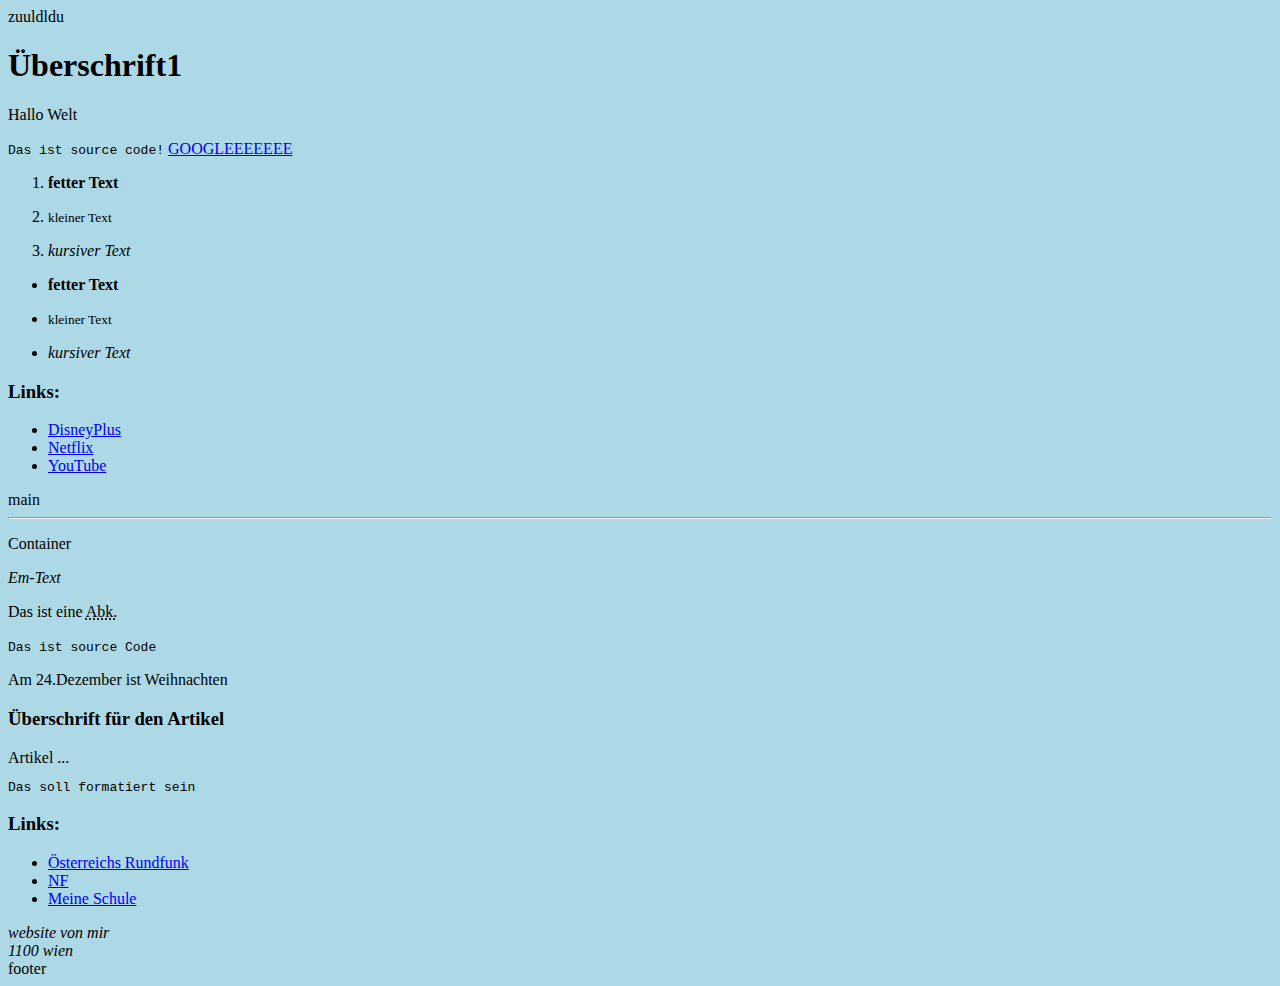
<file: 2024-09-17/index.html>
<!DOCTYPE html>
<html lang="en">

<head>
    <meta charset="UTF-8">
    <meta name="viewport" content="width=device-width, initial-scale=1.0">
    <title>Website1</title>
    <link rel="stylesheet" href="style.css">
</head>

<body>
    <header>zuuldldu</header>
    <h1>Überschrift1</h1>
    <p>Hallo Welt</p>
    <code>Das ist source code!</code>
    <a href="https://www.google.at/">GOOGLEEEEEEE</a>
    <ol>
        <li>
            <p><strong>fetter Text</strong></p>
        </li>
        <li>
            <p><small>kleiner Text</small></p>
        </li>
        <li>
            <p><cite>kursiver Text</cite></p>
        </li>

    </ol>
    <ul>
        <li>
            <p><strong>fetter Text</strong></p>
        </li>
        <li>
            <p><small>kleiner Text</small></p>
        </li>
        <li>
            <p><cite>kursiver Text</cite></p>
        </li>
    </ul>
    <nav>
        <h3>Links:</h3>
        <ul>
            <li><a href="https://www.disneyplus.com">DisneyPlus</a></li>
            <li><a href="https://netflix.com">Netflix</a></li>
            <li><a href="https://www.youtube.com/">YouTube</a></li>
        </ul>
    </nav>


    <main>main</main>

    <hr>
    <div>
        <p>Container</p>
    </div>

    <em>Em-Text</em>
    <p>Das ist eine <abbr title="Abkürzung">Abk.</abbr></p>
    <code>Das ist source Code</code>
    <p>Am <time datetime="2024-09-23">24.Dezember</time> ist Weihnachten</p>
    <aside>
        <article>
            <h3>Überschrift für den Artikel</h3> Artikel ...
        </article>
    </aside>
    <pre>Das soll formatiert sein</pre>
    <h3>Links:</h3>
    <ul>
        <li><a href="https://orf.at/">Österreichs Rundfunk</a></li>
        <li><a href="https://netflix.com/">NF</a></li>
        <li><a href="https://spengergasse.at/">Meine Schule</a></li>
    </ul>
    <address>website von mir <br> 1100 wien <br>
    </address>
    <footer>footer</footer>
</body>

</html>
</file>
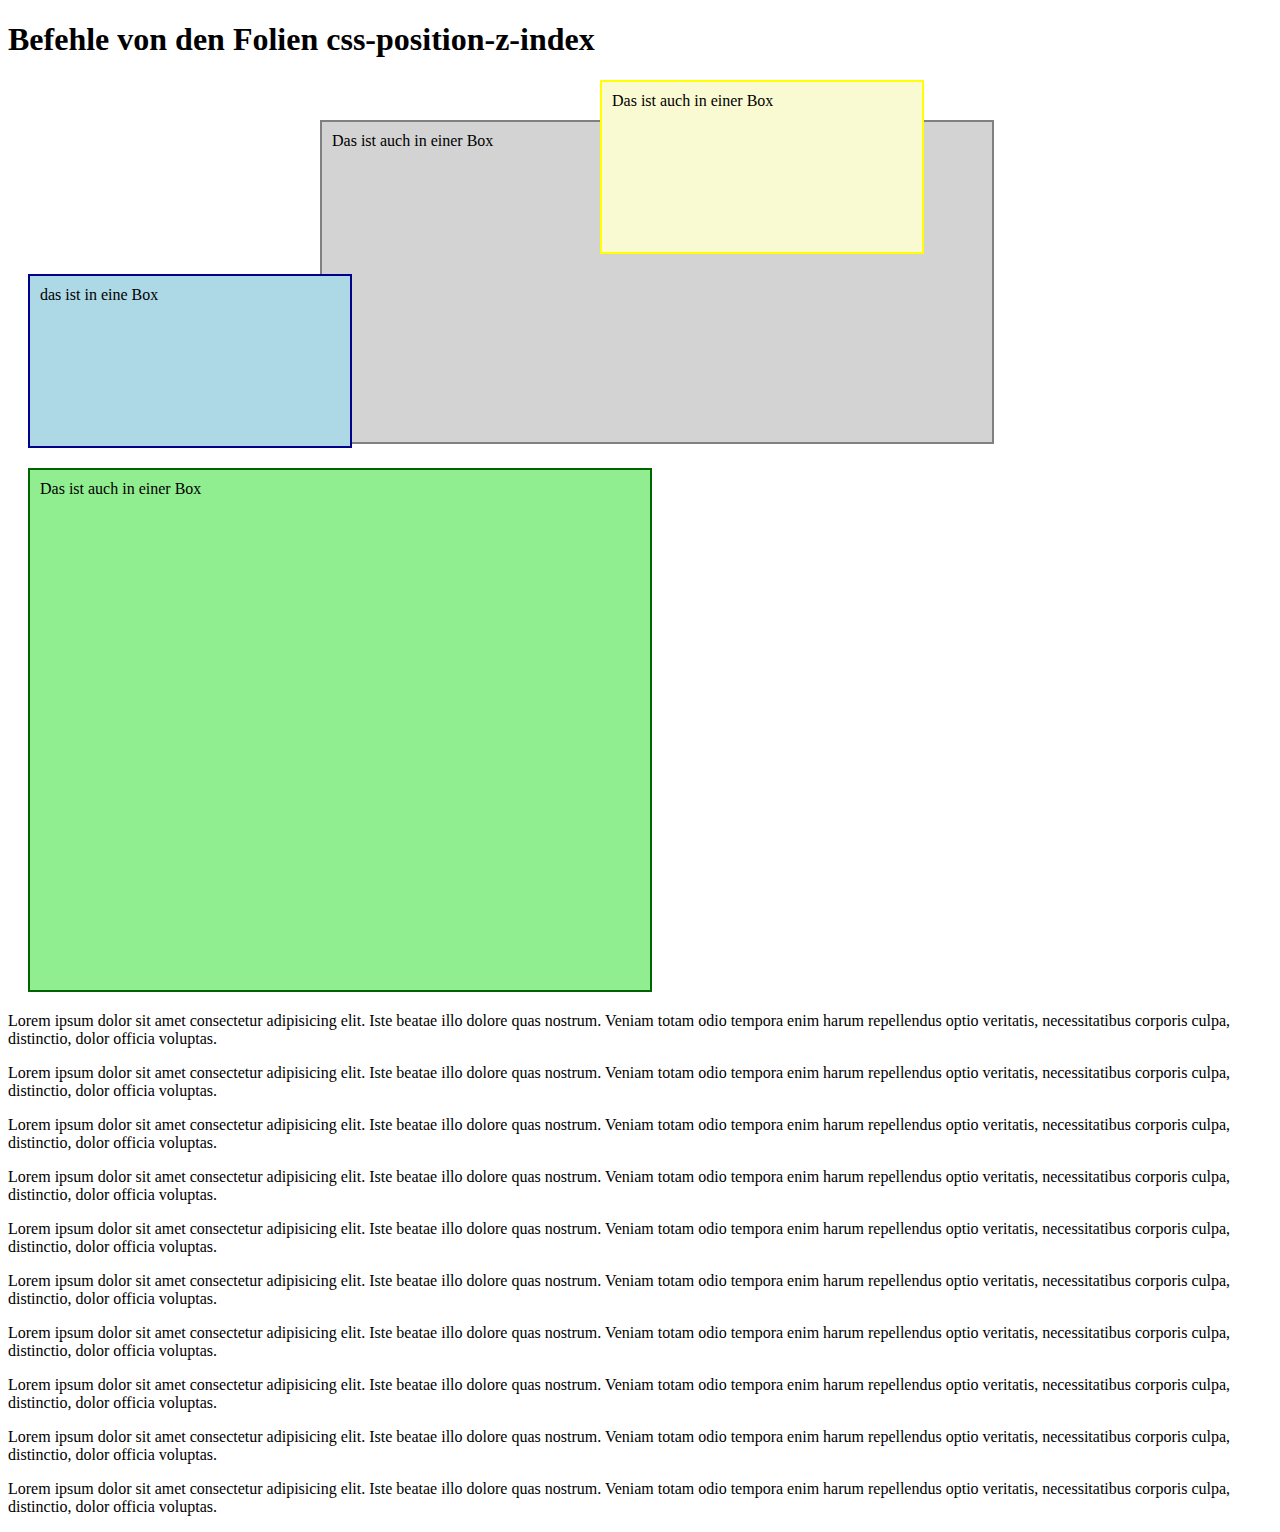
<file: 2024-09-24-position/index.html>
<!DOCTYPE html>
<html lang="en">

<head>
    <meta charset="UTF-8">
    <meta name="viewport" content="width=device-width, initial-scale=1.0">
    <title>Website_positions</title>
    <link rel="stylesheet" href="css/style.css">
</head>

<body>
    <h1>Befehle von den Folien css-position-z-index</h1>
    <div id="sticky">Das ist auch in einer Box</div>
    <div>das ist in eine Box</div>
    <div id="relative">Das ist auch in einer Box</div>
    <div id="absolute">Das ist auch in einer Box</div>

    <p>Lorem ipsum dolor sit amet consectetur adipisicing elit. Iste beatae illo dolore quas nostrum. Veniam totam odio
        tempora enim harum repellendus optio veritatis, necessitatibus corporis culpa, distinctio, dolor officia
        voluptas.</p>
    <p>Lorem ipsum dolor sit amet consectetur adipisicing elit. Iste beatae illo dolore quas nostrum. Veniam totam odio
        tempora enim harum repellendus optio veritatis, necessitatibus corporis culpa, distinctio, dolor officia
        voluptas.</p>
    <p>Lorem ipsum dolor sit amet consectetur adipisicing elit. Iste beatae illo dolore quas nostrum. Veniam totam odio
        tempora enim harum repellendus optio veritatis, necessitatibus corporis culpa, distinctio, dolor officia
        voluptas.</p>
    <p>Lorem ipsum dolor sit amet consectetur adipisicing elit. Iste beatae illo dolore quas nostrum. Veniam totam odio
        tempora enim harum repellendus optio veritatis, necessitatibus corporis culpa, distinctio, dolor officia
        voluptas.</p>
    <p>Lorem ipsum dolor sit amet consectetur adipisicing elit. Iste beatae illo dolore quas nostrum. Veniam totam odio
        tempora enim harum repellendus optio veritatis, necessitatibus corporis culpa, distinctio, dolor officia
        voluptas.</p>
    <p>Lorem ipsum dolor sit amet consectetur adipisicing elit. Iste beatae illo dolore quas nostrum. Veniam totam odio
        tempora enim harum repellendus optio veritatis, necessitatibus corporis culpa, distinctio, dolor officia
        voluptas.</p>
    <p>Lorem ipsum dolor sit amet consectetur adipisicing elit. Iste beatae illo dolore quas nostrum. Veniam totam odio
        tempora enim harum repellendus optio veritatis, necessitatibus corporis culpa, distinctio, dolor officia
        voluptas.</p>
    <p>Lorem ipsum dolor sit amet consectetur adipisicing elit. Iste beatae illo dolore quas nostrum. Veniam totam odio
        tempora enim harum repellendus optio veritatis, necessitatibus corporis culpa, distinctio, dolor officia
        voluptas.</p>
    <p>Lorem ipsum dolor sit amet consectetur adipisicing elit. Iste beatae illo dolore quas nostrum. Veniam totam odio
        tempora enim harum repellendus optio veritatis, necessitatibus corporis culpa, distinctio, dolor officia
        voluptas.</p>
    <p>Lorem ipsum dolor sit amet consectetur adipisicing elit. Iste beatae illo dolore quas nostrum. Veniam totam odio
        tempora enim harum repellendus optio veritatis, necessitatibus corporis culpa, distinctio, dolor officia
        voluptas.</p>



</body>

</html>
</file>
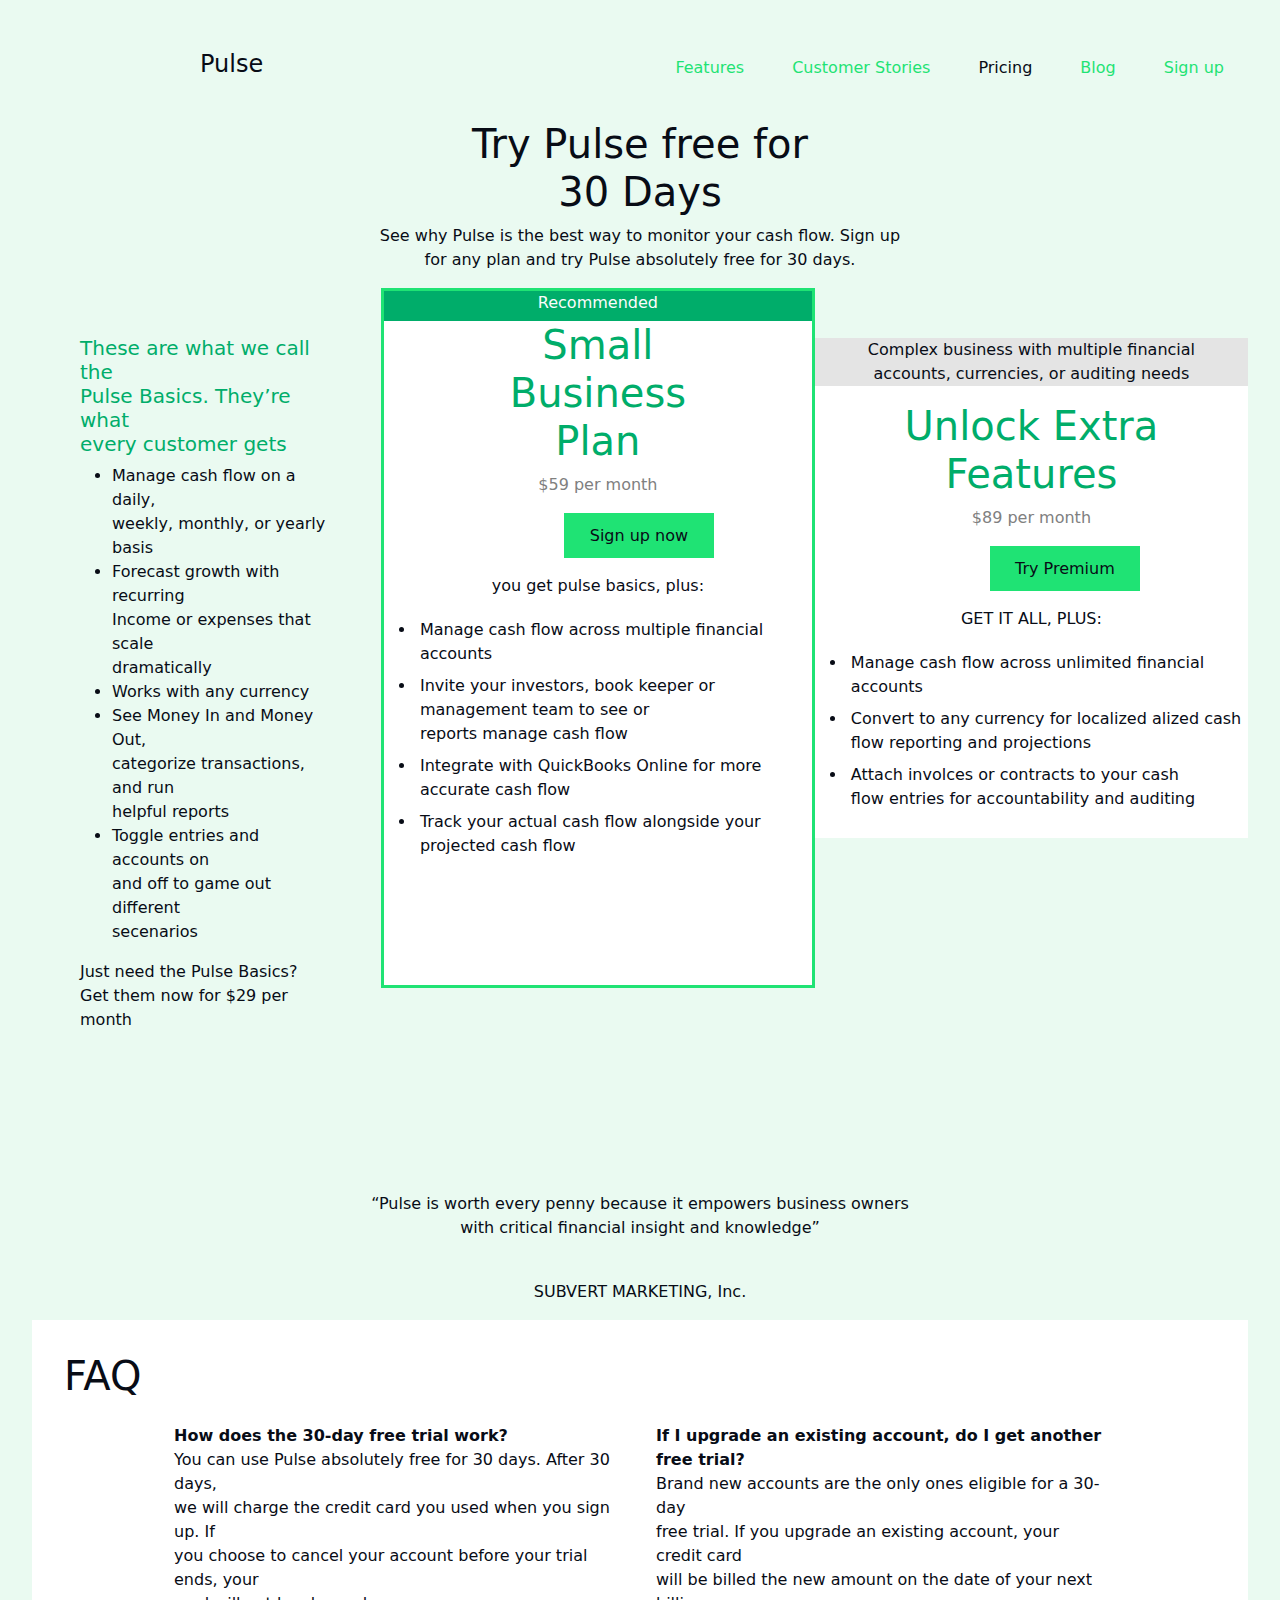
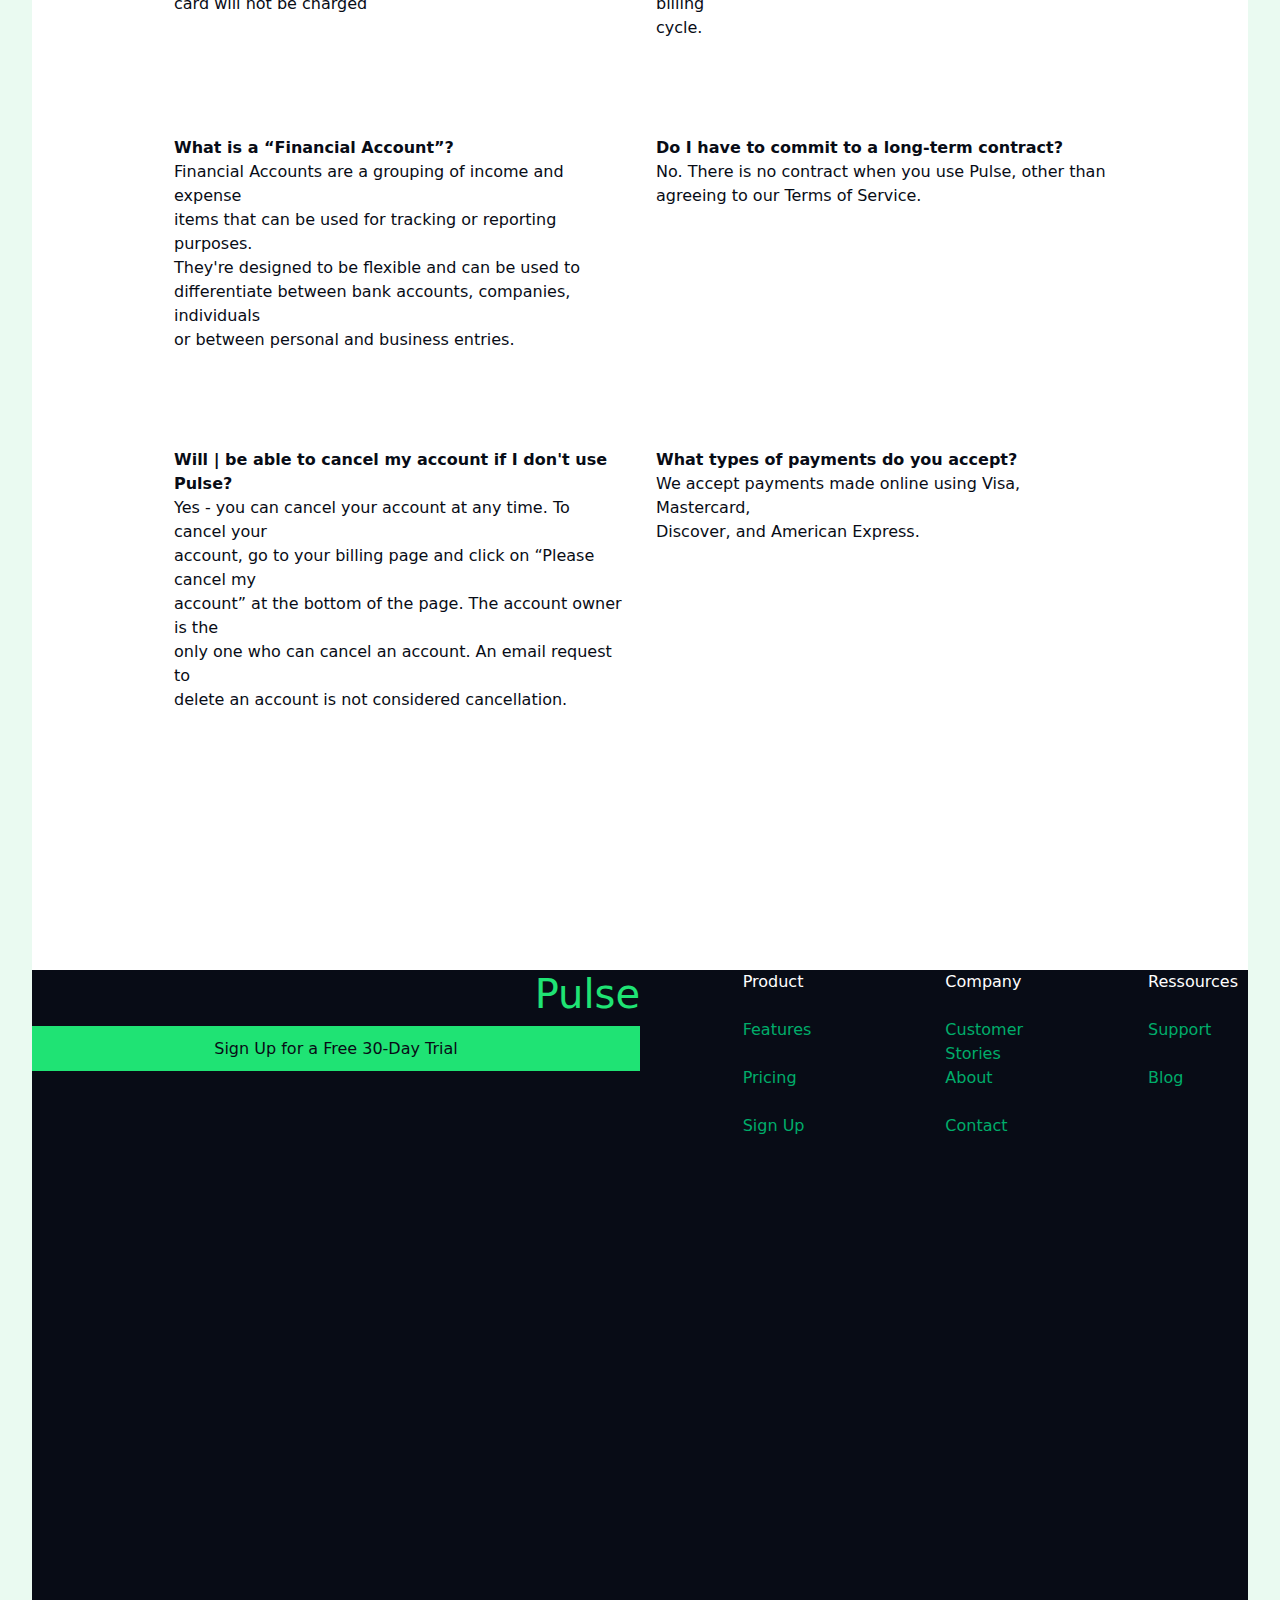
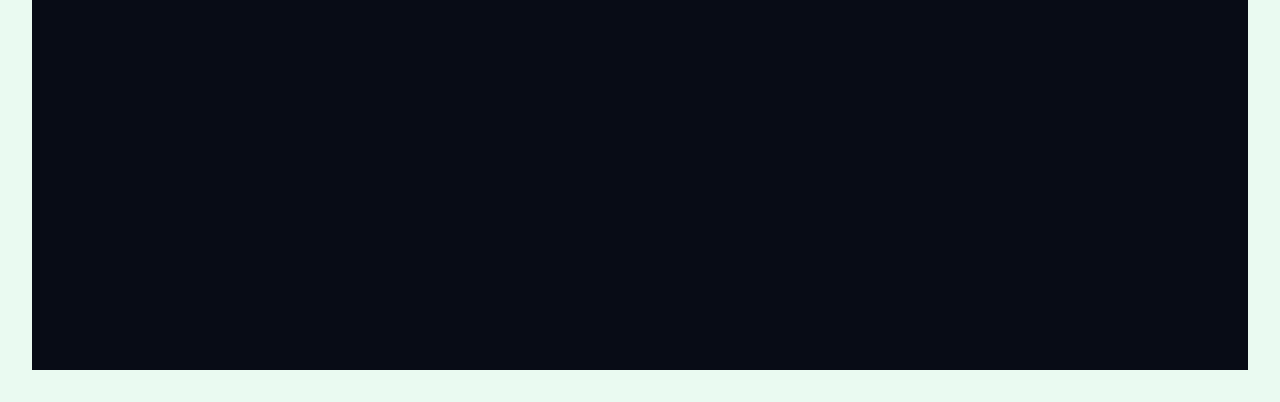
<file: 2024-11-05_PLÜ/index.html>
<!DOCTYPE html>
<html lang="en">

<head>
    <meta charset="UTF-8">
    <meta name="viewport"
          content="width=device-width, initial-scale=1.0">
    <title>PLF Nachbau einer Website</title>
    <link href="https://cdn.jsdelivr.net/npm/bootstrap@5.3.3/dist/css/bootstrap.min.css" rel="stylesheet" integrity="sha384-QWTKZyjpPEjISv5WaRU9OFeRpok6YctnYmDr5pNlyT2bRjXh0JMhjY6hW+ALEwIH" crossorigin="anonymous">
    <script src="https://cdn.jsdelivr.net/npm/bootstrap@5.3.3/dist/js/bootstrap.bundle.min.js" integrity="sha384-YvpcrYf0tY3lHB60NNkmXc5s9fDVZLESaAA55NDzOxhy9GkcIdslK1eN7N6jIeHz" crossorigin="anonymous"></script>
    <link rel="stylesheet"
          href="styles.css">
</head>
<body>
    <header>
        <div class="Container">
            <div class="Logo">
                <h4>Pulse</h4>
            </div>
            <nav>
                <ul class="Oben" tabindex="-1">
                    <li><p class="p-4">Features</p></li>
                    <li><p class="p-4">Customer Stories</p></li>
                    <li><p class="p-4" id="active">Pricing</p></li>
                    <li><p class="p-4">Blog</p></li>
                    <li><p class="p-4" id="rahmen">Sign up</p></li>
                </ul>
            </nav>
        </div>
    </header>
    <div class="Container2">
        <h1 class="text-center">Try Pulse free for<br>
            30 Days
        </h1>
        <p class="text-center">See why Pulse is the best way to monitor your cash flow. Sign up<br>
            for any plan and try Pulse absolutely free for 30 days.</p>
        <div class="Mitte">
            <div class="Links p-5">
                <h5>These are what we call the<br> Pulse Basics. They’re what<br> every customer gets</h5>
                <ul>
                    <li>Manage cash flow on a daily,<br> weekly, monthly, or yearly basis</li>
                    <li>Forecast growth with recurring<br> Income or expenses that scale<br> dramatically</li>
                    <li>Works with any currency</li>
                    <li>See Money In and Money Out,<br> categorize transactions, and run<br>
                        helpful reports</li>
                    <li>Toggle entries and accounts on<br> and off to game out different<br> secenarios</li>
                </ul>
                <p>Just need the Pulse Basics?<br>
                    Get them now for $29 per month</p>
            </div>
            <div class="Subscription">
                <div class="text-center" id="Recommended">
                    <p>Recommended</p>
                </div>
                <h1 class="text-center">Small<br>Business<br>Plan
                </h1>
                    <p class="text-center" id="grau1">$59 per month</p>
                    <p id="Knopf">Sign up now</p>
                    <p class="text-center">you get pulse basics, plus:</p>
                    <ul>
                        <li class="p-1">Manage cash flow across multiple financial<br> accounts</li>
                        <li class="p-1">Invite your investors, book keeper or<br> management team to see or<br> reports manage cash flow</li>
                        <li class="p-1">Integrate with QuickBooks Online for more<br> accurate cash flow</li>
                        <li class="p-1">Track your actual cash flow alongside your<br> projected cash flow</li>
                    </ul>                
            </div>
            <div class="Rechts">
                <p class="grau3 text-center">Complex business with multiple financial<br>
                accounts, currencies, or auditing needs</p>
                <h1 class="text-center" >Unlock Extra <br> Features</h1>
                <p class="text-center" id="grau2">$89 per month</p>
                <p id="Knopf2">Try Premium</p>
                <p class="text-center">GET IT ALL, PLUS:</p>
                    <ul>
                        <li class="p-1">Manage cash flow across unlimited financial<br> accounts</li>
                        <li class="p-1">Convert to any currency for localized alized cash<br> flow reporting and projections</li>
                        <li class="p-1"> Attach involces or contracts to your cash<br> flow entries for accountability and auditing</li>
                    </ul>   
            </div>
        </div>
        <br>
        <br>
        <br>
        <br>
        <p class="text-center">“Pulse is worth every penny because it empowers business owners<br> with critical financial insight and knowledge”</p>
        <br>
        <p class="text-center" id="Gruen">SUBVERT MARKETING, Inc.</p>
    </div>
    <div class="Container3">
        <h1>FAQ</h1>
        <div class="grid-container">
            <div class="Sache1 m-3">
                <strong>How does the 30-day free trial work?</strong>
                <p>You can use Pulse absolutely free for 30 days. After 30 days,<br>
                    we will charge the credit card you used when you  sign up. If<br>
                    you choose to cancel your account before your trial ends, your<br>
                    card will not be charged</p>
            </div>
            <div class="Sache2 m-3">
                <strong>What is a “Financial Account”?</strong>
                <p>Financial Accounts are a grouping of income and expense<br>
                    items that can be used for tracking or reporting purposes.<br>
                    
                    They're designed to be flexible and can be used to<br>
                    differentiate between bank accounts, companies, individuals<br>
                    or between personal and business entries.<br>
                    </p>
            </div>
            <div class="Sache3 m-3">
                <strong>Will | be able to cancel my account if I don't use Pulse?</strong>
                <p>Yes - you can cancel your account at any time. To cancel your<br>
                    account, go to your billing page and click on “Please cancel my<br>
                    account” at the bottom of the page. The account owner is the<br>
                    only one who can cancel an account. An email request to<br>
                    delete an account is not considered cancellation.</p>
            </div>
            <div class="Sache4 m-3">
                <strong>If I upgrade an existing account, do I get another free trial?</strong>
                <p>Brand new accounts are the only ones eligible for a 30-day<br>
                    free trial. If you upgrade an existing account, your credit card<br>
                    will be billed the new amount on the date of your next billing<br>
                    cycle.</p>
            </div>
            <div class="Sache5 m-3">
                <strong>Do I have to commit to a long-term contract?</strong>
                <p>No. There is no contract when you use Pulse, other than<br>
                    agreeing to our Terms of Service.</p>
            </div>
            <div class="Sache6 m-3">
                <strong>What types of payments do you accept?</strong>
                <p>We accept payments made online using Visa, Mastercard,<br>
                    Discover, and American Express.</p>
            </div>
        </div>
    </div>
    <footer>
        <div class="Container4">
            <div class="Linkes">
                <h1 class="Schrift">Pulse</h1>
                <p id="Knopf3" class="p-2">Sign Up for a Free 30-Day Trial</p>
            </div>
            <div class="Rechtes">
                <div class="grid-container2">
                    <div class="Product">Product</div>
                    <div class="Features">Company</div>
                    <div class="Pricing">Ressources</div>
                    <div class="Sign_Up">Features</div>
                    <div class="Company">Customer Stories</div>
                    <div class="Customer_Stories">Support</div>
                    <div class="About">Pricing</div>
                    <div class="Contact">About</div>
                    <div class="Ressources">Blog</div>
                    <div class="Support">Sign Up</div>
                    <div class="Blog">Contact</div>
                </div>
            </div>
        </div>
    </footer>
    
</body>

</html>
</file>
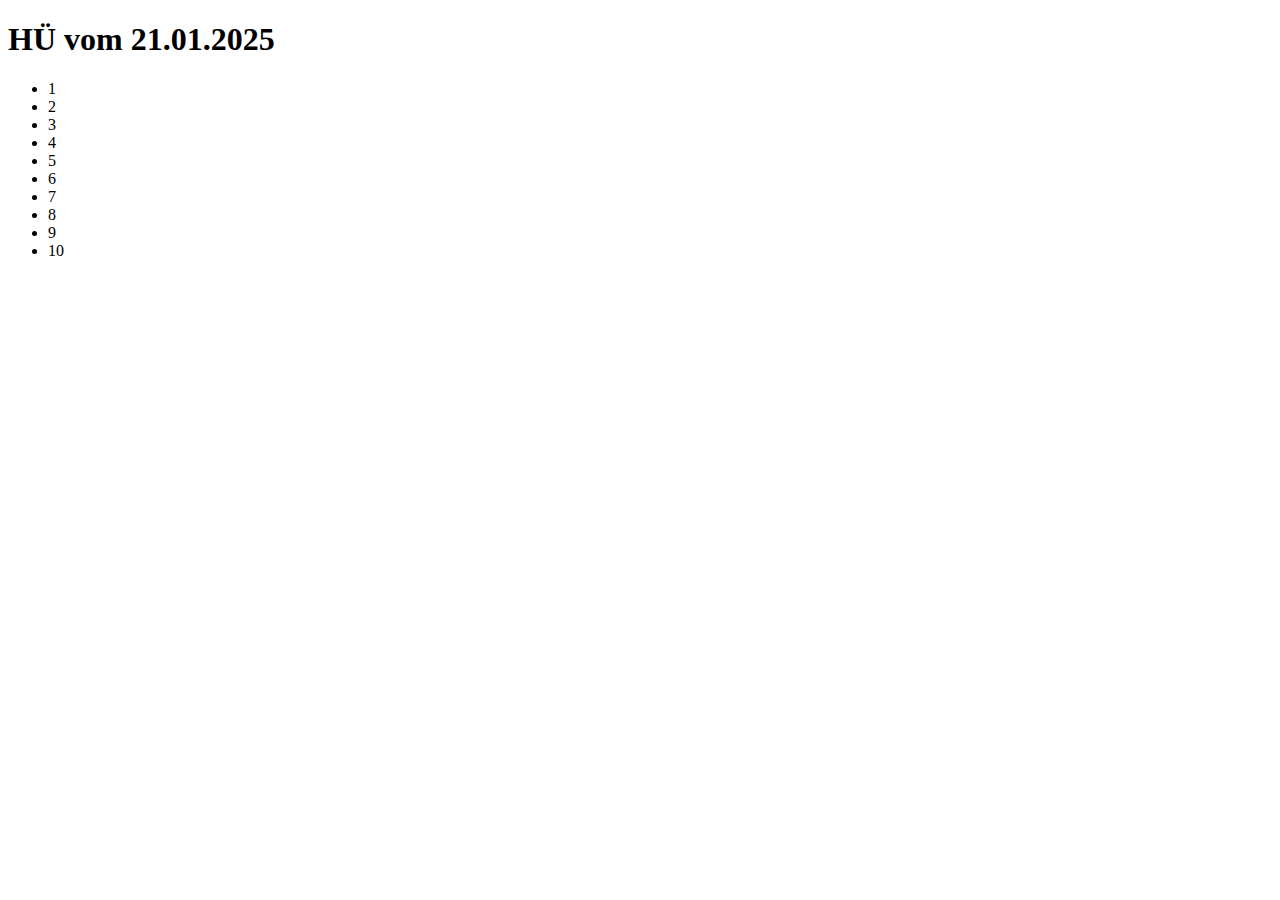
<file: 2025-01-21/index.html>
<!DOCTYPE html>
<html lang="en">
<head>
    <meta charset="UTF-8">
    <meta name="viewport" content="width=device-width, initial-scale=1.0">
    <title>JS</title>
    <script src="script.js" defer></script>
</head>
<body>
    <h1>HÜ vom 21.01.2025</h1>
    <ul id="liste">
    </ul>
</body>
</html>
</file>
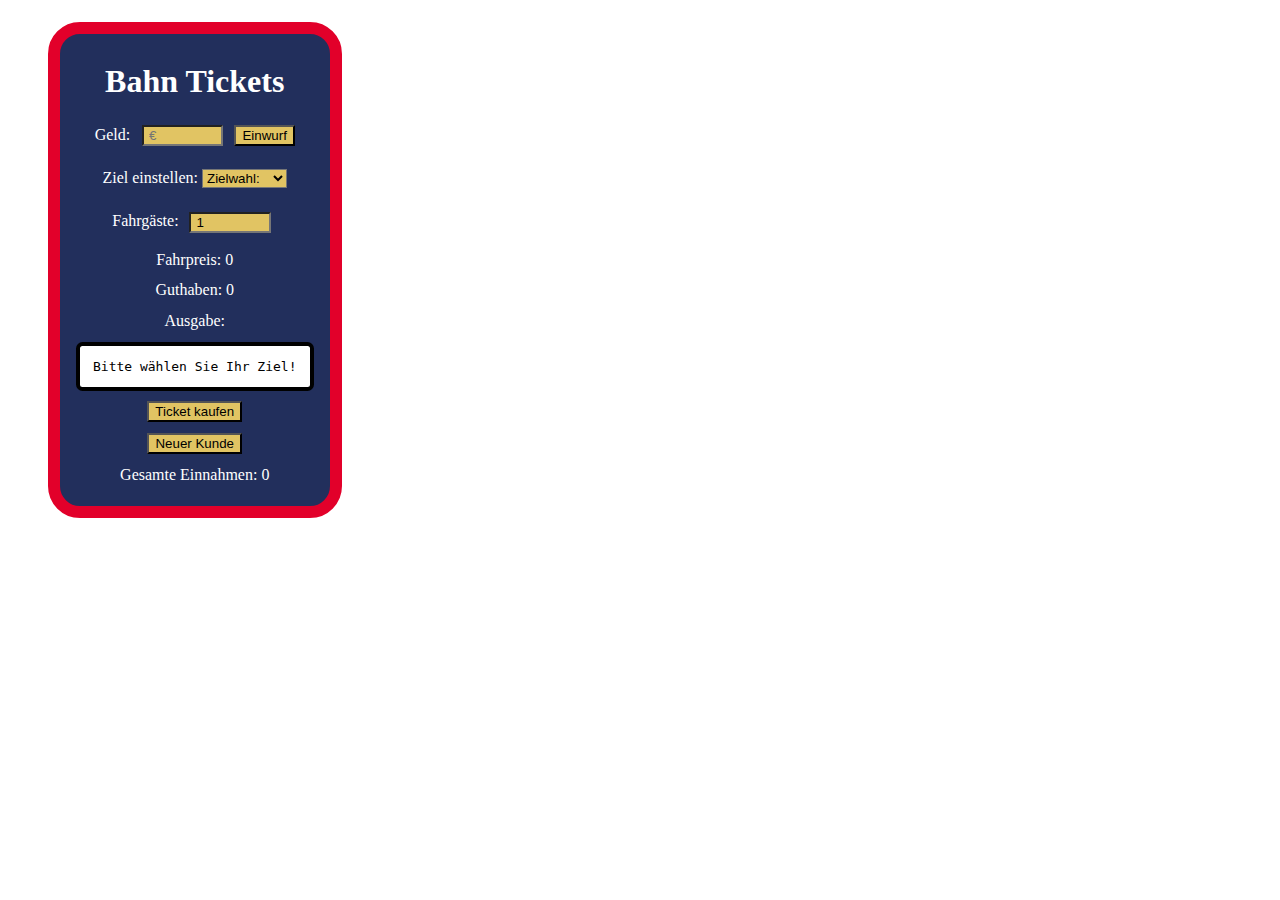
<file: 2025-03-18/index.html>
<!DOCTYPE html>
<html lang="en">

<head>
    <meta charset="UTF-8">
    <meta name="viewport" content="width=device-width, initial-scale=1.0">
    <title>ÖBB Tickets</title>
    <script src="app.js" defer></script>
    <link rel="stylesheet" href="style.css">
    <link rel="icon" href="favicon.ico" type="image/x-icon">
</head>

<body>
    <main>
        <h1>Bahn Tickets</h1>
        <div class="einwurfDiv">
            <p>Geld: </p>
            <input type="number" id="einwerfenBetrag" placeholder="€" />
            <button type="button" id="einwerfenButton">Einwurf</button>
        </div>
        <label>Ziel einstellen:
            <select id="ziel" name="ziel">
                <!-- Folgende Ziele werden per Javascript ersetzt (hierher gerendert):  -->
                <option value="Ziel1">Ziel1</option>
                <option value="Ziel2">Ziel2</option>
            </select>
        </label>
        <label>Fahrgäste:
            <input type="number" id="anzahlPersonen" value="1" min="1" max="10" />
        </label>
        <label>Fahrpreis:
            <span id="fahrpreis">-</span>
        </label>
        <label>Guthaben:
            <span id="guthaben">0</span>
        </label>
        <span>Ausgabe:</span>
        <pre id="ticketAusgabe">
    Noch keine Ausgabe
  </pre>
        <button id="ticketKaufen">Ticket kaufen</button>
        <button type="reset" id="reset">Neuer Kunde</button>
        <label>Gesamte Einnahmen:
            <span id="einnahmen">0</span>
        </label>
    </main>
</body>

</html>
</file>
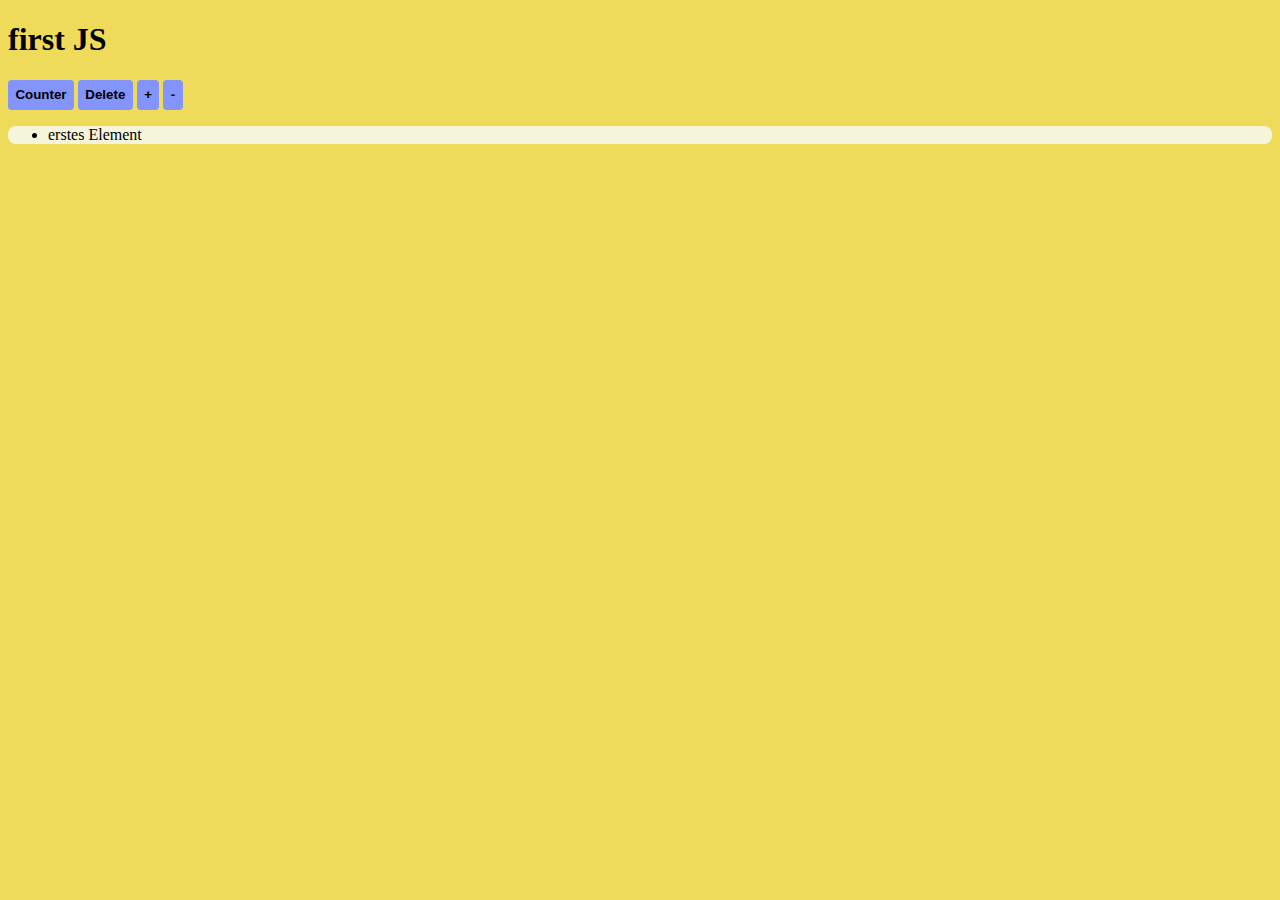
<file: 2025-02-11/SWP_HÜ.html>
<!DOCTYPE html>
<html lang="en">

<head>
    <meta charset="UTF-8">
    <meta name="viewport" content="width=device-width, initial-scale=1.0">
    <title>JS</title>
    <link rel="stylesheet" href="style.css">
</head>

<body>
    <h1>first JS</h1>
    <button id="counter">Counter</button>
    <button id="delete">Delete</button>
    <button id="plus">+</button>
    <button id="minus" onClick="x--">-</button>
    <ul>
        <li>erstes Element</li>
    </ul>
</body>
<script src="script.js"></script>

</html>
</file>
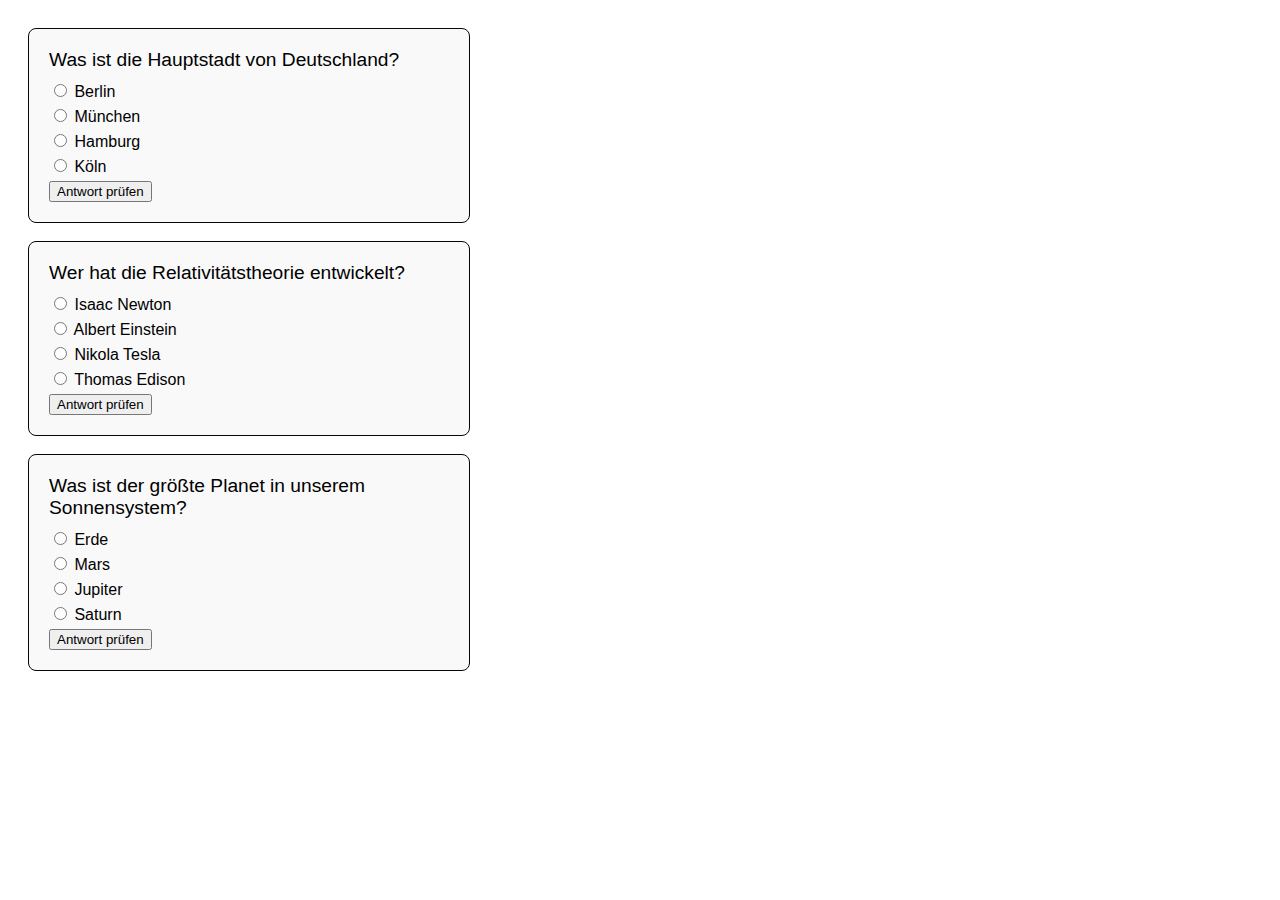
<file: 2025-04-01/Html/HÜ.html>
<!DOCTYPE html>
<html lang="de">
<head>
    <meta charset="UTF-8">
    <meta name="viewport" content="width=device-width, initial-scale=1.0">
    <title>Quiz</title>
    <link rel="stylesheet" href="style.css">
</head>
<body>

  <div class="quiz-container">
    <div class="question">Was ist die Hauptstadt von Deutschland?</div>
    <div class="option"><input type="radio" name="frage1"> Berlin</div>
    <div class="option"><input type="radio" name="frage1"> München</div>
    <div class="option"><input type="radio" name="frage1"> Hamburg</div>
    <div class="option"><input type="radio" name="frage1"> Köln</div>

    <button>Antwort prüfen</button>
  </div>
  <br>
  <div class="quiz-container">
    <div class="question">Wer hat die Relativitätstheorie entwickelt?</div>
    <div class="option"><input type="radio" name="frage1"> Isaac Newton</div>
    <div class="option"><input type="radio" name="frage1"> Albert Einstein</div>
    <div class="option"><input type="radio" name="frage1"> Nikola Tesla</div>
    <div class="option"><input type="radio" name="frage1"> Thomas Edison</div>

    <button>Antwort prüfen</button>
  </div>
  <br>
  <div class="quiz-container">
    <div class="question">Was ist der größte Planet in unserem Sonnensystem?</div>
    <div class="option"><input type="radio" name="frage1"> Erde</div>
    <div class="option"><input type="radio" name="frage1"> Mars</div>
    <div class="option"><input type="radio" name="frage1"> Jupiter</div>
    <div class="option"><input type="radio" name="frage1"> Saturn</div>

    <button>Antwort prüfen</button>
  </div>

</body>
</html>
</file>
<file: 2024-09-17/style.css>
body {
    background-color: lightblue;
}
</file>
<file: 2024-09-24-position/css/style.css>
div {
    position: static;
    width: 300px;
    height: 150px;
    background-color: lightblue;
    border: 2px solid darkblue;
    margin: 20px;
    padding: 10px;
}

#relative {
    position: relative;
    width: 600px;
    height: 500px;
    background-color: lightgreen;
    border: 2px solid darkgreen;
    margin: 20px;
    padding: 10px;
}

#absolute {
    position: absolute;
    width: 650px;
    height: 300px;
    background-color: lightgrey;
    border: 2px solid grey;
    margin: 20px;
    padding: 10px;
    top: 100px;
    left: 300px;
}

div {
    position: static;
    z-index: 50;
}

#absolute {
    position: absolute;
    z-index: -10;
}

#sticky {
    position: sticky;
    background-color: lightgoldenrodyellow;
    border: 2px solid yellow;
    margin: 20px;
    padding: 10px;
    top: 50px;
    left: 600px;
    z-index: 1000;
}
</file>
<file: 2024-11-05_PLÜ/styles.css>
:root {
    --color-primary: #00ad6a;
    --color-secondary: #eafaf1;
    --color-accent: #1fe374;
    --color-dark: #080c16;
    --color-light: #d6dae5;
    --color-background: #fcfcfc;
}

body {
    color: var(--color-dark);
    background: var(--color-background);
    background-color: #eafaf1;
    padding: 2rem;
}
.Container{
    max-width: 1500px;
}
.Oben{
    display: flex;
    flex-wrap: nowrap;
    max-width: 1500px;
    justify-content: flex-end;
    margin: 0;
    list-style-type: none;
}
.Oben a{
    display: inline-block;
    color: #1fe374;
    cursor: pointer;
    height: 18px;
    text-decoration: none;
}
a:hover{
    text-decoration-color: lightgrey;
    color: lightgrey;
  }
.Oben p{
    color: #1fe374;
}
#active{
    color: #080c16;
}
#rahmen:hover{
    border: solid #00ad6a;
}
.Container2{
    max-width: 1500px;
}
.Sache1{
    position: relative;
    width: 450px;
    grid-area: eins;
}
.Sache2{
    position: relative;
    width: 450px;
    grid-area: zwei;
}
.Sache3{
    position: relative;
    width: 450px;
    grid-area: drei;
}
.Sache4{
    position: relative;
    width: 450px;
    grid-area: vier;
    justify-self: start;
}
.Sache5{
    position: relative;
    width: 450px;
    grid-area: fuenf;
    justify-self: start;
}
.Sache6{
    position: relative;
    width: 450px;
    grid-area: sechs;
    justify-self: start;
}
.Mitte{
    display: flex;
    justify-content: center;
}
.Links h5{
    
    color: #00ad6a;
}
.Subscription{
    width: 500px;
    background-color: white;
    border: solid #1fe374;
    height: 700px;
}
#Recommended{
    height: 30px;
    background-color: #00ad6a;
    color: #fcfcfc;
}
.Container3{
    padding: 2rem;
    background-color: white;
    width: 100%;
    height: 1250px;
}
.Logo{
    position: absolute;
    top: 50px;
    left: 200px;
}
#gruen{
    color: #00ad6a;
    font-size: 0.65rem;
}
.grid-container{
    background-color: white;
    display: grid;
    justify-items: end;
    grid-template-columns: 1fr 1fr;
    grid-template-rows: 1fr 1fr 1fr;
    grid-template-areas: 
    "eins vier"
    "zwei fuenf"
    "drei sechs"
}
@media (max-width: 800px) {
    .grid-container {
        grid-template-columns: 1fr;
        grid-template-rows: repeat(6, 1fr);
        width: 450px;
        grid-template-areas:
        "eins"
        "zwei"
        "drei"
        "vier"
        "fuenf"
        "sechs"
    }
}
.Container4{
    background-color: #080c16;
    width: 100%;
    height: 1000px;
    display: flex;
}
.Subscription h1{
    color: #00ad6a;
}
#Knopf{
    width: 150px;
    height: 45px;
    background-color: #1fe374;
    display: flex;
    justify-content: center;
    align-items: center;
    position: relative;
    left: 180px;
}
.Rechts h1{
    color: #00ad6a;
}
#grau2{
    color: gray;
}
#grau1{
    color: gray;
}
#Knopf2{
    width: 150px;
    height: 45px;
    background-color: #1fe374;
    display: flex;
    justify-content: center;
    align-items: center;
    position: relative;
    left: 175px;
}
.Rechts{
    width: 500px;
    background-color: white;
    height: 500px;
    top: 50px;
    position: relative;
}
.grau3{
    background-color: rgb(228, 228, 228);
}
.Linkes{
    width: 50%;
}
.Rechtes{
    width: 50%;
}
.Schrift{
    color: #1fe374;
    display: flex;
    justify-content: end;
}
#Knopf3{
    width: auto;
    height: 45px;
    background-color: #1fe374;
    display: flex;
    justify-content: center;
    align-items: center;
}
.Product{
    position: relative;
    color: white;
    
    width: 100px;
}
.Company{
    position: relative;
    color: #00ad6a;
    
    width: 100px;
}
.Ressources{
    position: relative;
    color: #00ad6a;
   
    width: 100px;
}
.Features{
    position: relative;
    color: white;
    
    width: 100px;
}
.Pricing{
    position: relative;
    color: white;
    
    width: 100px;
}
.Sign_Up{
    position: relative;
    color: #00ad6a;
   
    width: 100px;
}
.Customer_Stories{
    position: relative;
    color: #00ad6a;
   
    width: 100px;
}
.About{
    position: relative;
    color: #00ad6a;
    
    width: 100px;
}
.Contact{
    position: relative;
    color: #00ad6a;
   
    width: 100px;
}
.Support{
    position: relative;
    color: #00ad6a;
    
    width: 100px;
}
.Blog{
    position: relative;
    color: #00ad6a;
   
    width: 100px;
}
.grid-container2{
    background-color: #080c16;
    display: grid;
    justify-items: end;
    grid-template-columns: 1fr 1fr 1fr;
    grid-template-rows: 1fr 1fr 1fr 1fr;
    grid-template-areas: 
    "eins zwei drei"
    "vier sieben zehn"
    "fuenf acht elf"
    "sechs neuen";
}
</file>
<file: 2025-03-18/style.css>
body > main {
    display: flex;
    flex-wrap: wrap;
    flex-direction: column;
    border: 12px solid rgb(226, 0, 42);
    border-radius: 2em;
    background: #222f5c;
    margin: 1em 3em;
    padding: 1em;
    width: fit-content;
    color: #fff;
}
* {
    margin: 0.4em auto;
}
button {
    background: #e1c463;
}
select {
    background: #e1c463;
}
input {
    color: #000;
    background: #e1c463;
    margin-inline: 0.5em;
    padding-inline: 0.4em;
    width: 5em;
}
pre {
    color: #000;
    border: solid black 0.35em;
    border-radius: 0.5em;
    background: #fff;
    padding: 1em;
}
.einwurfDiv {
    display: flex;
    align-items: center;
    gap: 0.3em;
}
.einwurfDiv > * {
    flex: 1;
}
</file>
<file: 2025-02-11/style.css>
body {
    background-color: rgb(239, 219, 90);
    min-width: 700px;
  }
  
  ul {
    background-color: beige;
    border-radius: 1ch;
  }
  
  button {
    background-color: rgb(131, 148, 253);
    border-radius: 0.5ch;
    border: none;
    padding: 1ch;
    font-weight: bold;
  }
</file>
<file: 2025-04-01/Html/style.css>
body {
    font-family: Arial, sans-serif;
    padding: 20px;
  }
  .quiz-container {
    max-width: 400px;
    border: 1px solid #060606;
    padding: 20px;
    border-radius: 8px;
    background-color: #f9f9f9;
  }
  .question {
    font-size: 1.2em;
    margin-bottom: 10px;
  }
  .option {
    margin: 5px 0;
    cursor: default;
  }
</file>
